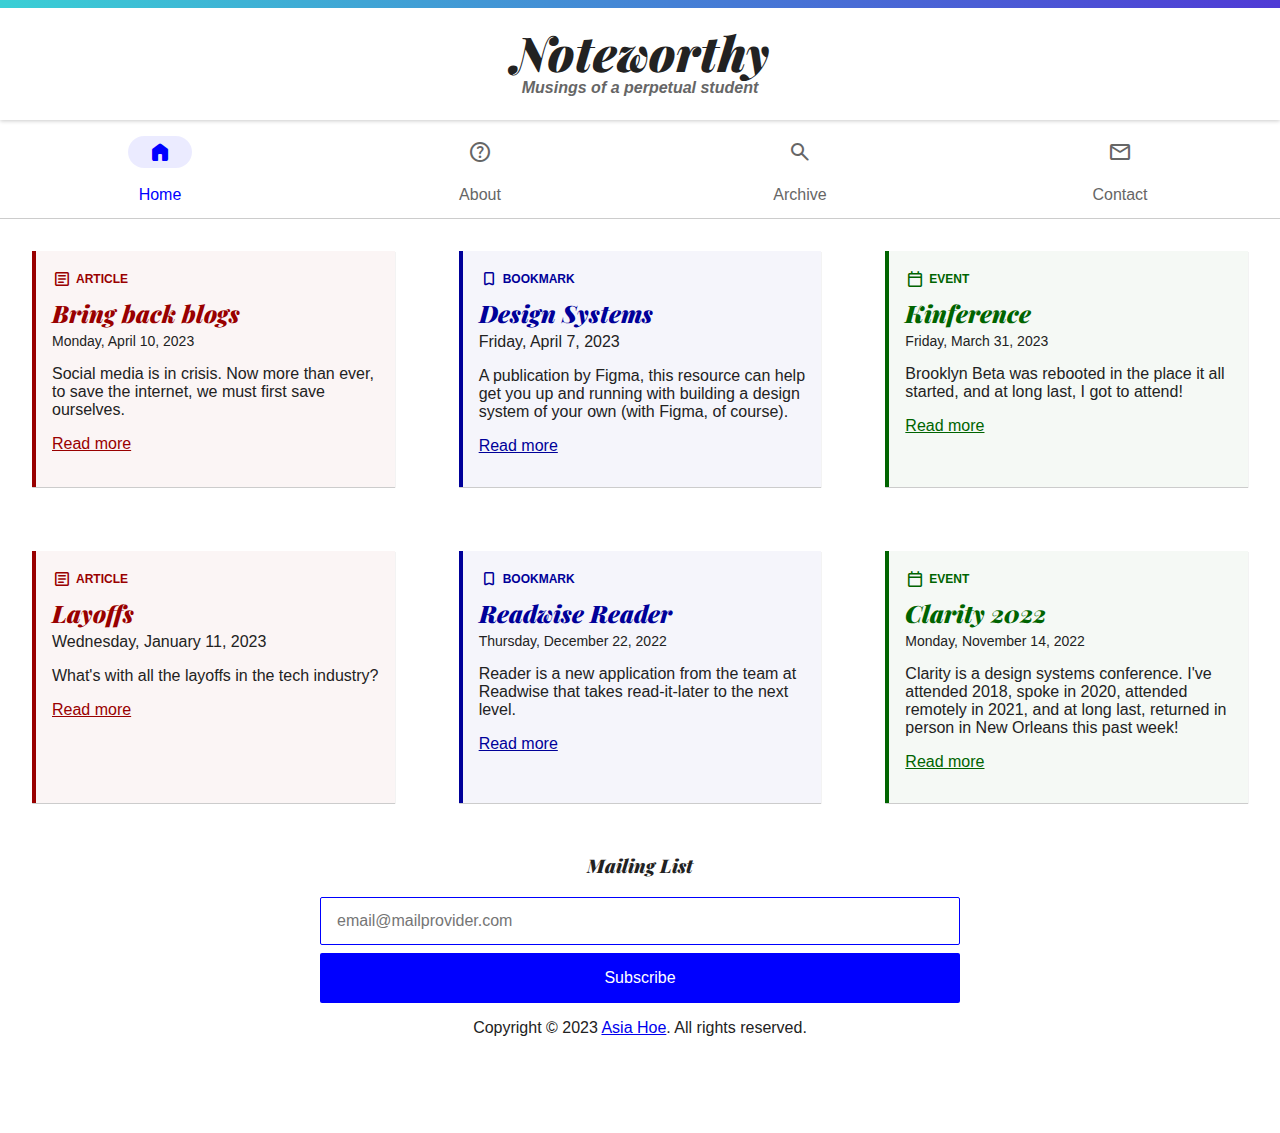
<file: index.html>
<!DOCTYPE html>
<html lang="en">
    <head>
        <title>Noteworthy: Musings of a perpetual student</title>
        <meta name="description" content="A personal blog website created for the Udacity Front End Nanodegree."> 
        <meta name="viewport" content="width=device-width, initial-scale=1">
        <link rel="preconnect" href="https://fonts.googleapis.com">
        <link rel="preconnect" href="https://fonts.gstatic.com" crossorigin>
        <link rel="stylesheet" href="https://fonts.googleapis.com/css2?family=Playfair+Display:ital,wght@0,900;1,900&display=swap&family=Material+Symbols+Rounded:opsz,wght,FILL,GRAD@20..24,400,0..1,-50..200">
        <link rel="stylesheet" href="assets/css/main.css">
    </head>
    <body>
        <header>
            <h1>Noteworthy</h1>
            <p class="tagline">Musings of a perpetual student</p>
        </header>
        <nav class="navbar">
            <ul>
                <li class="home active"><a href="#">Home</a></li>
                <li class="about"><a href="#">About</a></li>
                <li class="archive"><a href="#">Archive</a></li>
                <li class="contact"><a href="#">Contact</a></li>
            </ul>
        </nav>
        <main class="home">
            <article class="card article">
                <p class="category">Article</p>
                <h2><a href="posts/bring-back-blogs.html">Bring back blogs</a></h2>
                <p class="meta">Monday, April 10, 2023</p>
                <p>Social media is in crisis. Now more than ever, to save the internet, we must first save ourselves.</p>
                <p><a href="posts/bring-back-blogs.html">Read more</a></p>
            </article>
            <article class="card bookmark">
                <p class="category">Bookmark</p>
                <h2><a href="#">Design Systems</a></h2>
                <p class=metae">Friday, April 7, 2023</p>
                <p>A publication by Figma, this resource can help get you up and running with building a design system of your own (with Figma, of course).</p>
                <p><a href="#">Read more</a></p>
            </article>
            <article class="card event">
                <p class="category">Event</p>
                <h2><a href="#">Kinference</a></h2>
                <p class="meta">Friday, March 31, 2023</p>
                <p>Brooklyn Beta was rebooted in the place it all started, and at long last, I got to attend!</p>
                <p><a href="#">Read more</a></p>
            </article>
            <article class="card article">
                <p class="category">Article</p>
                <h2><a href="index.html">Layoffs</a></h2>
                <p class=metae">Wednesday, January 11, 2023</p>
                <p>What's with all the layoffs  in the tech industry?</p>
                <p><a href="#">Read more</a></p>
            </article>
            <article class="card bookmark">
                <p class="category">Bookmark</p>
                <h2><a href="#">Readwise Reader</a></h2>
                <p class="meta">Thursday, December 22, 2022</p>
                <p>Reader is a new application from the team at Readwise that takes read-it-later to the next level.</p>
                <p><a href="#">Read more</a></p>
            </article>
            <article class="card event">
                <p class="category">Event</p>
                <h2><a href="#">Clarity 2022</a></h2>
                <p class="meta">Monday, November 14, 2022</p>
                <p>Clarity is a design systems conference. I've attended 2018, spoke in 2020, attended remotely in 2021, and at long last, returned in person in New Orleans this past week!</p>
                <p><a href="#">Read more</a></p>
            </article>
        </main>
        <footer>
            <h3>Mailing List</h3>
            <form>
                <input type="email" name="email" id="email" placeholder="email@mailprovider.com">
                <button>Subscribe</button>
            </form>
            <p>Copyright © 2023 <a href="#">Asia Hoe</a>. All rights reserved.</p>
        </footer>
    </body>
</html>
</file>
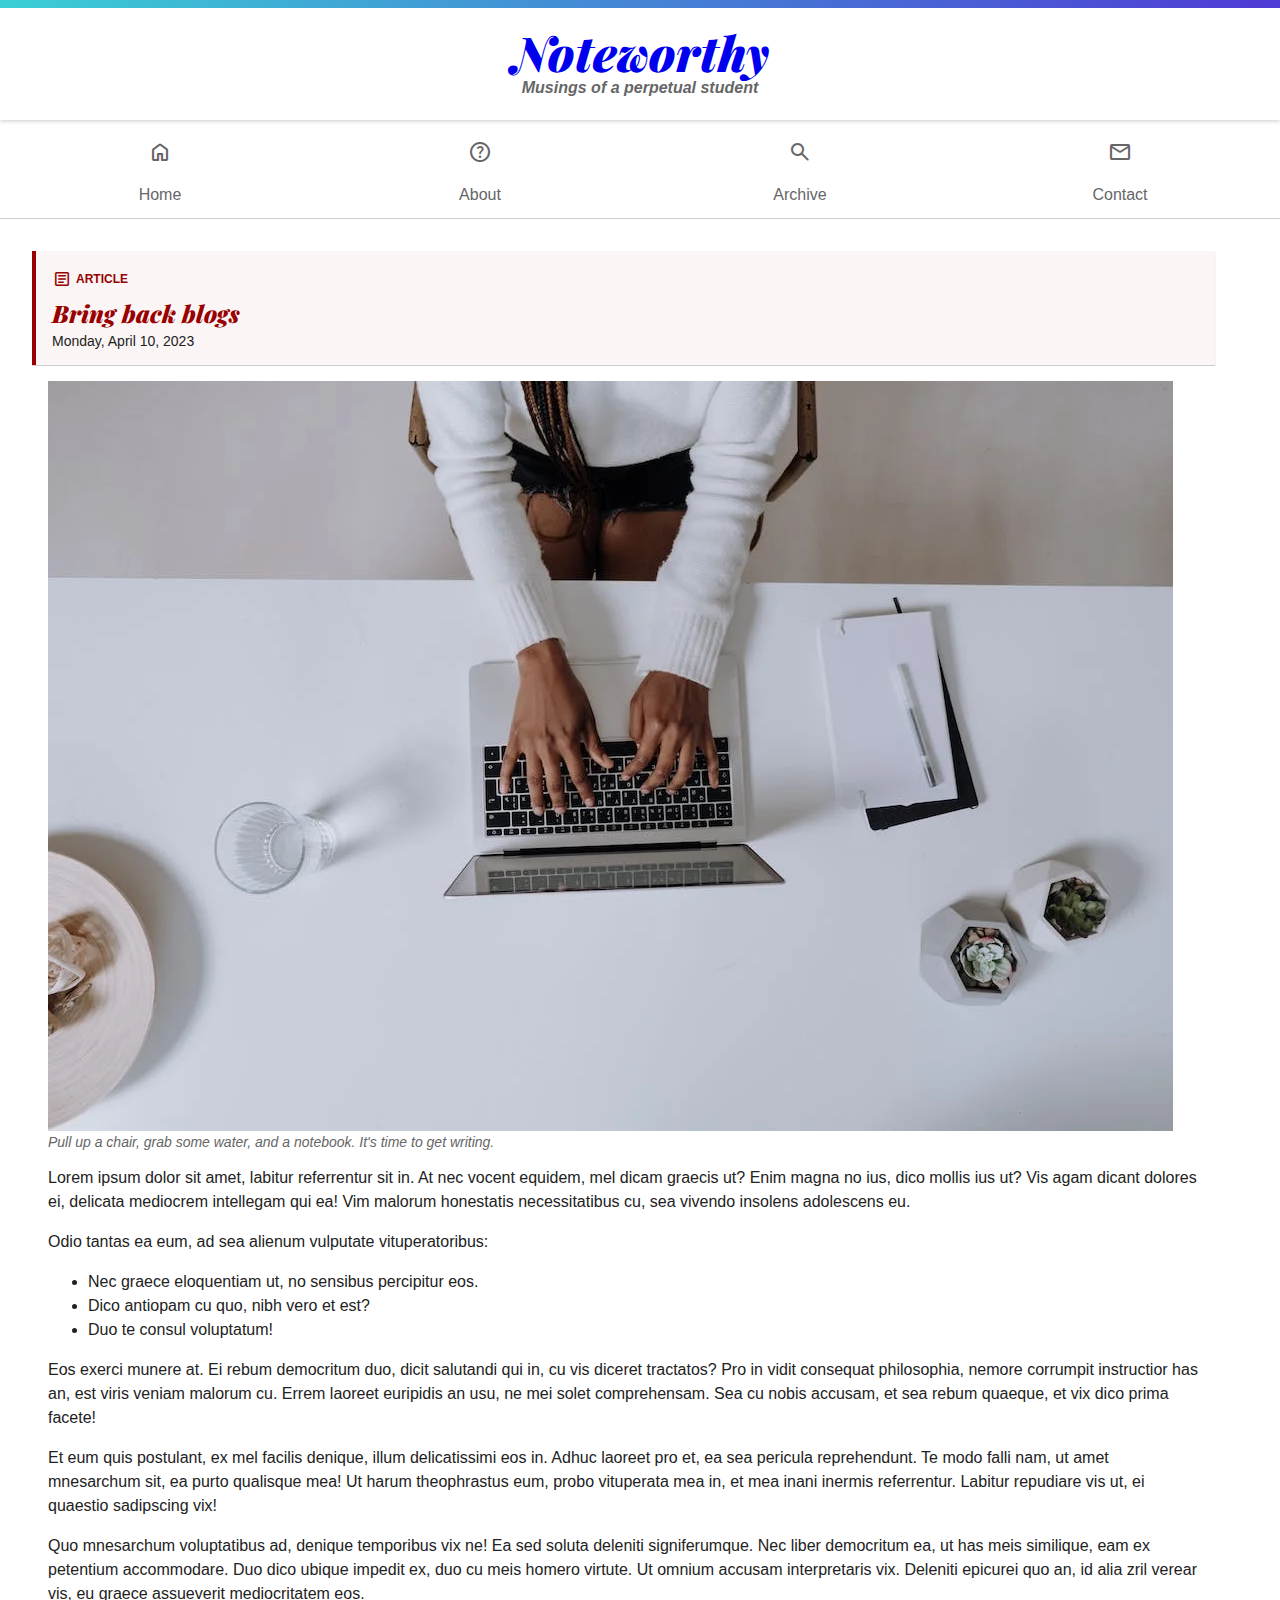
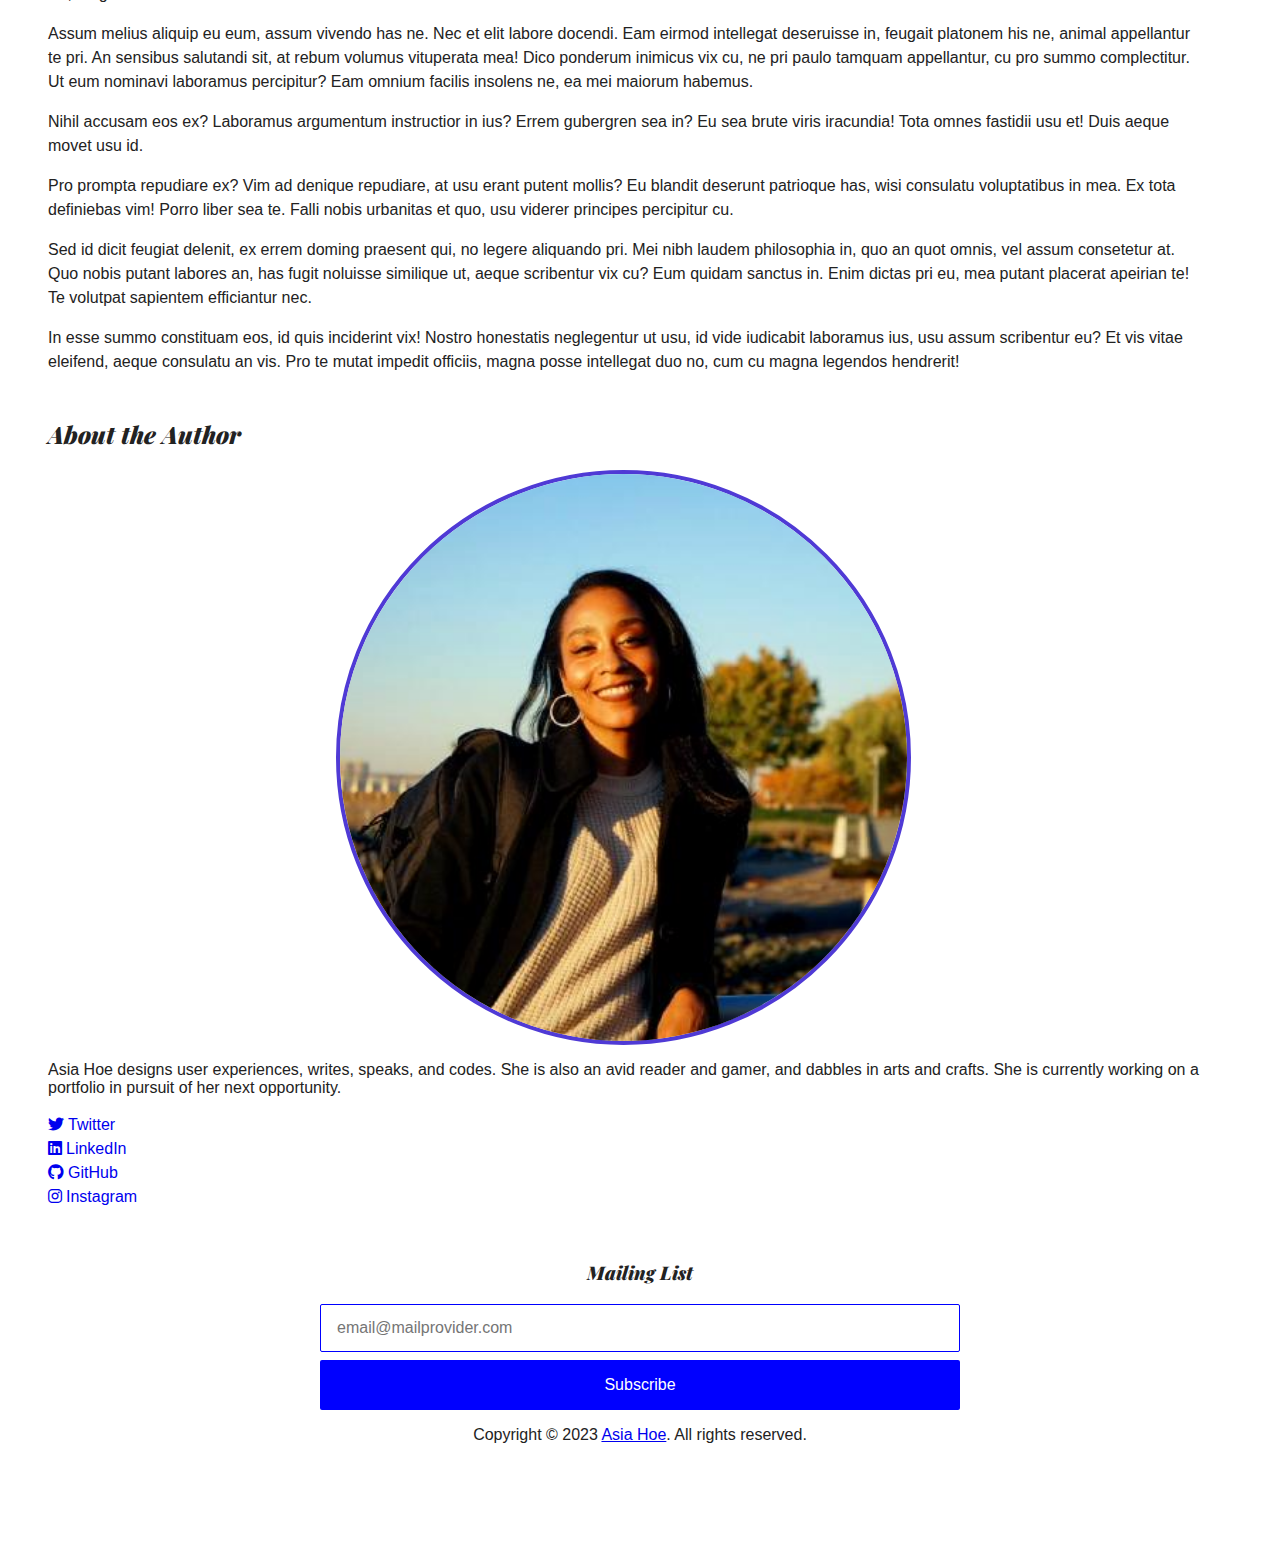
<file: posts/bring-back-blogs.html>
<!DOCTYPE html>
<html lang="en">
    <head>
        <title>Noteworthy: Musings of a perpetual student</title>
        <meta name="description" content="A personal blog website created for the Udacity Front End Nanodegree."> 
        <meta name="viewport" content="width=device-width, initial-scale=1">
        <link rel="preconnect" href="https://fonts.googleapis.com">
        <link rel="preconnect" href="https://fonts.gstatic.com" crossorigin>
        <link rel="stylesheet" href="https://fonts.googleapis.com/css2?family=Playfair+Display:ital,wght@0,900;1,900&display=swap&family=Material+Symbols+Rounded:opsz,wght,FILL,GRAD@20..24,400,0..1,-50..200">
        <link rel="stylesheet" href="../assets/css/main.css">
    </head>
    <body class="post">
        <header>
            <h1><a href="/index.html">Noteworthy</a></h1>
            <p class="tagline">Musings of a perpetual student</p>
        </header>
        <nav class="navbar">
            <ul>
                <li class="home"><a href="/index.html">Home</a></li>
                <li class="about"><a href="#">About</a></li>
                <li class="archive"><a href="#">Archive</a></li>
                <li class="contact"><a href="#">Contact</a></li>
            </ul>
        </nav>
        <main>
            <article class="blog-entry">
                <header class="card article">
                    <p class="category">Article</p>
                    <h2>Bring back blogs</h2>
                    <p class="meta">Monday, April 10, 2023</p>
                </header>
                <figure>
                    <img src ="/assets/img/macbook-typing.webp" alt="Woman in white long sleeve shirt using MacBook Pro.">
                    <figcaption>Pull up a chair, grab some water, and a notebook. It's time to get writing.</figcaption>
                </figure>
                <div class="post">
                    <p>Lorem ipsum dolor sit amet, labitur referrentur sit in. At nec vocent equidem, mel dicam graecis ut? Enim magna no ius, dico mollis ius ut? Vis agam dicant dolores ei, delicata mediocrem intellegam qui ea! Vim malorum honestatis necessitatibus cu, sea vivendo insolens adolescens eu.</p>

                    <p>Odio tantas ea eum, ad sea alienum vulputate vituperatoribus:</p>
                    <ul>
                        <li>Nec graece eloquentiam ut, no sensibus percipitur eos.</li> 
                        <li>Dico antiopam cu quo, nibh vero et est?</li>
                        <li>Duo te consul voluptatum!</li>
                    </ul>

                    <p>Eos exerci munere at. Ei rebum democritum duo, dicit salutandi qui in, cu vis diceret tractatos? Pro in vidit consequat philosophia, nemore corrumpit instructior has an, est viris veniam malorum cu. Errem laoreet euripidis an usu, ne mei solet comprehensam. Sea cu nobis accusam, et sea rebum quaeque, et vix dico prima facete!</p>

                    <p>Et eum quis postulant, ex mel facilis denique, illum delicatissimi eos in. Adhuc laoreet pro et, ea sea pericula reprehendunt. Te modo falli nam, ut amet mnesarchum sit, ea purto qualisque mea! Ut harum theophrastus eum, probo vituperata mea in, et mea inani inermis referrentur. Labitur repudiare vis ut, ei quaestio sadipscing vix!</p>

                    <p>Quo mnesarchum voluptatibus ad, denique temporibus vix ne! Ea sed soluta deleniti signiferumque. Nec liber democritum ea, ut has meis similique, eam ex petentium accommodare. Duo dico ubique impedit ex, duo cu meis homero virtute. Ut omnium accusam interpretaris vix. Deleniti epicurei quo an, id alia zril verear vis, eu graece assueverit mediocritatem eos.</p>

                    <p>Assum melius aliquip eu eum, assum vivendo has ne. Nec et elit labore docendi. Eam eirmod intellegat deseruisse in, feugait platonem his ne, animal appellantur te pri. An sensibus salutandi sit, at rebum volumus vituperata mea! Dico ponderum inimicus vix cu, ne pri paulo tamquam appellantur, cu pro summo complectitur. Ut eum nominavi laboramus percipitur? Eam omnium facilis insolens ne, ea mei maiorum habemus.</p>

                    <p>Nihil accusam eos ex? Laboramus argumentum instructior in ius? Errem gubergren sea in? Eu sea brute viris iracundia! Tota omnes fastidii usu et! Duis aeque movet usu id.</p>

                    <p>Pro prompta repudiare ex? Vim ad denique repudiare, at usu erant putent mollis? Eu blandit deserunt patrioque has, wisi consulatu voluptatibus in mea. Ex tota definiebas vim! Porro liber sea te. Falli nobis urbanitas et quo, usu viderer principes percipitur cu.</p>

                    <p>Sed id dicit feugiat delenit, ex errem doming praesent qui, no legere aliquando pri. Mei nibh laudem philosophia in, quo an quot omnis, vel assum consetetur at. Quo nobis putant labores an, has fugit noluisse similique ut, aeque scribentur vix cu? Eum quidam sanctus in. Enim dictas pri eu, mea putant placerat apeirian te! Te volutpat sapientem efficiantur nec.</p>

                    <p>In esse summo constituam eos, id quis inciderint vix! Nostro honestatis neglegentur ut usu, id vide iudicabit laboramus ius, usu assum scribentur eu? Et vis vitae eleifend, aeque consulatu an vis. Pro te mutat impedit officiis, magna posse intellegat duo no, cum cu magna legendos hendrerit!</p>
                </div>
                <section class="bio">
                    <h2>About the Author</h2>
                    <img src="/assets/img/asia-portrait-west.jpg" alt="Asia Hoe, pictured at a park in New York City.">
                    <p>Asia Hoe designs user experiences, writes, speaks, and codes. She is also an avid reader and gamer, and dabbles in arts and crafts. She is currently working on a portfolio in pursuit of her next opportunity.</p>
                    <ul>
                        <li><a href="https://twitter.com/asiahoe"><i class="fa-brands fa-twitter"></i>Twitter</a></li>
                        <li><a href="https://linkedin.com/in/asiah"><i class="fa-brands fa-linkedin"></i>LinkedIn</a></li>
                        <li><a href="https://instagram.com/gynesys"><i class="fa-brands fa-github"></i>GitHub</a></li>
                        <li><a href="https://instagram.com/gynesys"><i class="fa-brands fa-instagram"></i>Instagram</a></li>
                    </ul>
                </section>
            </article>
        </main>
        <footer>
            <h3>Mailing List</h3>
            <form>
                <input type="email" name="email" id="email" placeholder="email@mailprovider.com">
                <button>Subscribe</button>
            </form>
            <p>Copyright © 2023 <a href="#">Asia Hoe</a>. All rights reserved.</p>
        </footer>
    </body>
</html>
</file>
<file: assets/css/main.css>
@import url(typography.css);
@import url(navigation.css);
@import url(components.css);

/* Universal Box Sizing Reset */ 

*, *::before, *::after {
    box-sizing: border-box;
}

body {
    margin: 0;
    padding-bottom: 80px;
}

body > header {
    background-color: rgba(255, 255, 255, 0.95);
    border-top: 8px solid transparent;
    border-image: linear-gradient(to right, #3acfd5 0%, #4f3ad5 100%);
    border-image-slice: 1 0 0 0;
    border-image-width: 8px 0 0;
    box-shadow: 0 1px 4px #ccc;
    padding: 1em 1em 1.5em;

    width: 100%;
}

@media (max-width: 768px) {
    body > header {
        position: fixed;
        top: 0;
    }
}

@media (max-width: 769px) {

    main {
        margin-top: 120px;
        
    }

}

img {
    max-width: 100%;
    height: auto;
}

footer {
    margin: 1em;
}

form {
    display: flex;
    flex-wrap: wrap;
    justify-content: space-between;
    column-gap: 0.5em;
    row-gap: 0.5em;
}

label {
    text-align: left;
    margin: 1em 1em 1em 0;
}

input {
    border: 1px solid #00f;
    border-radius: 2px;
    flex-basis: 100%;
    padding: 1em;
    width: 100%;
    height: 3em;
}

button {
    background-color: #00f;
    border: 0;
    border-radius: 2px;
    flex-basis: 100%;
    padding: 1em;
}

@media (min-width: 769px) {
   body {
    display: grid;
    grid-template-areas:
        "header header"
        "navigation navigation"
        "main main"
        "footer footer";
   }

   header {
    grid-area: header;
    margin-bottom: 1em;
   }

   nav {
    grid-area: navigation;
   }

   .navbar {
    border-bottom: 1px solid #ccc;
   }

   main.home {
    grid-area: main;
    display: grid;
    grid-template-columns: repeat(3, 1fr);
   }

   article {
    margin: 2em;
   }

   .card {
    box-shadow: 0.25px 1px #ccc;
    padding: 16px;
}

   footer {
    grid-area: footer;
    margin: 0 25%;
   }

}
</file>
